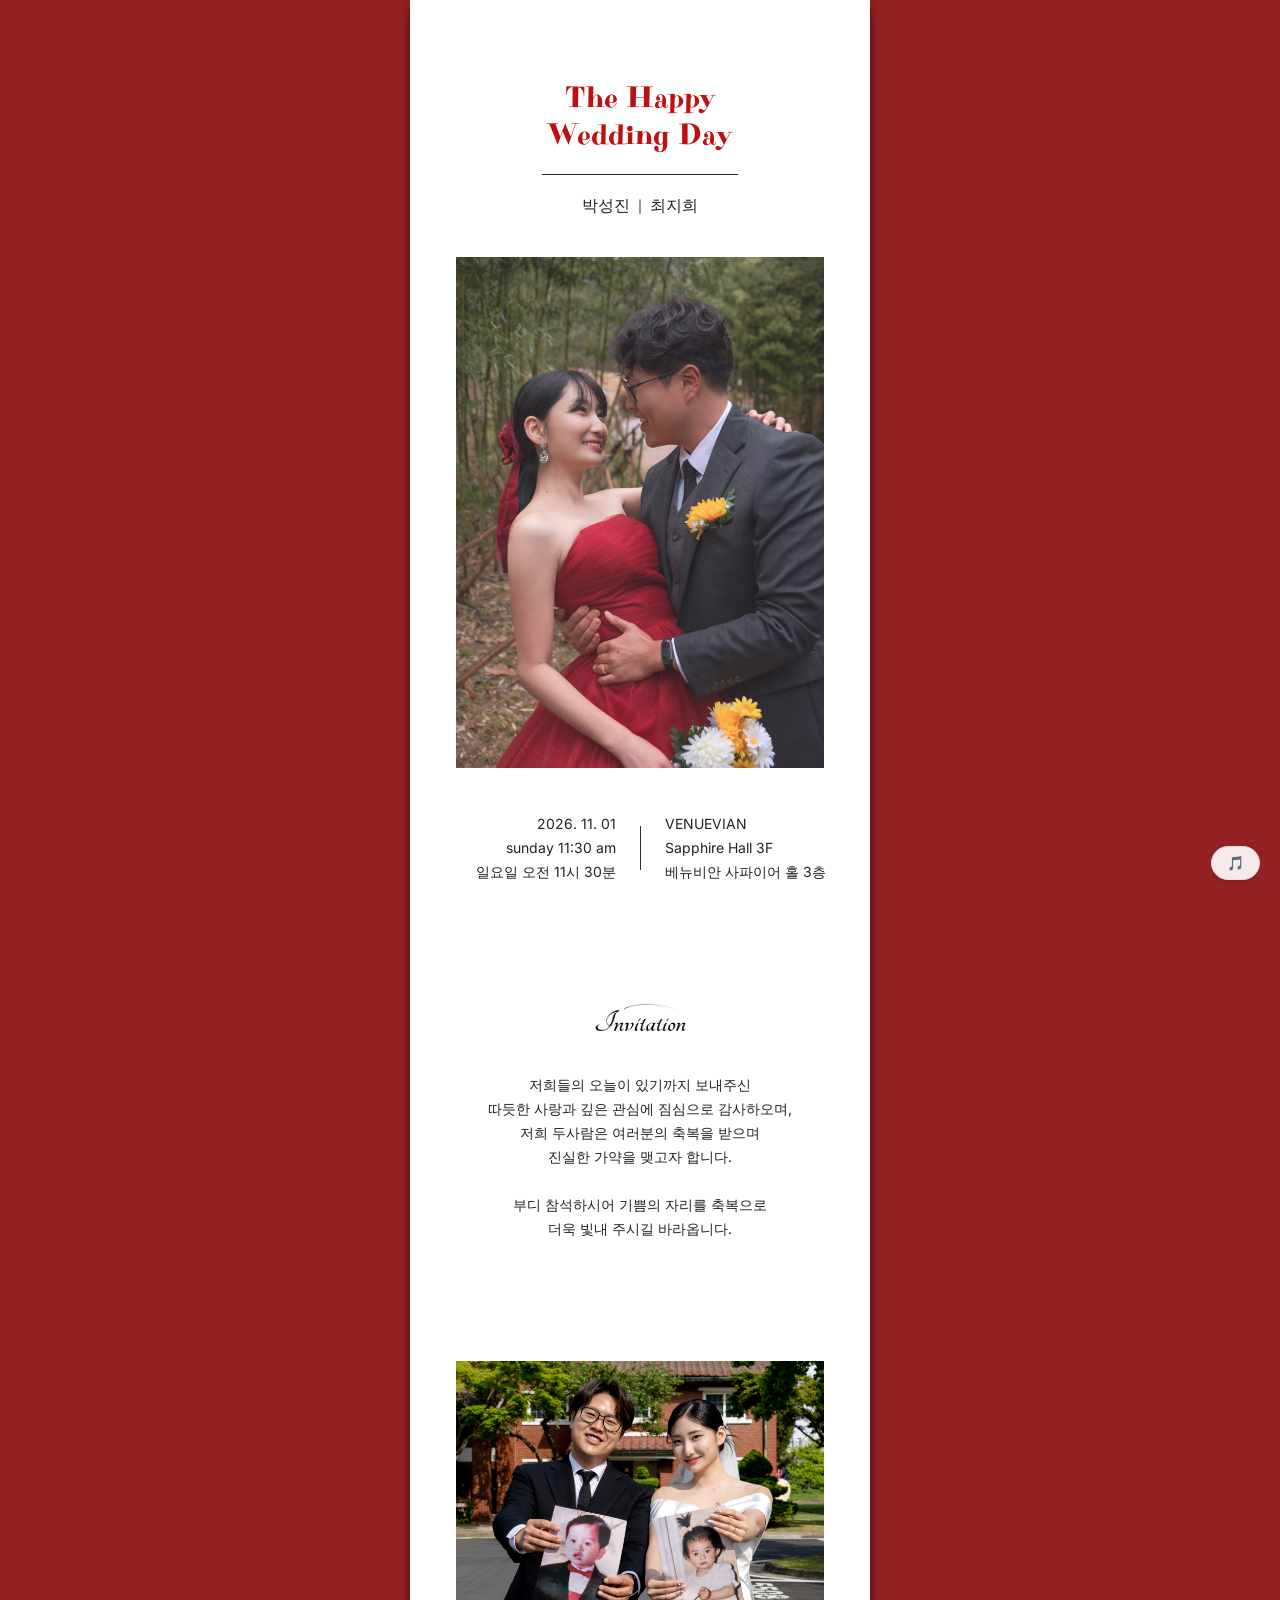
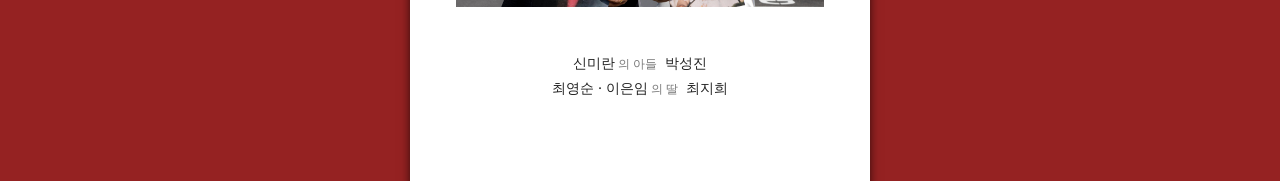
<file: index.html>
<!DOCTYPE html>
<html lang="ko">
<head>
    <meta charset="UTF-8">
    <meta name="viewport" content="width=device-width, initial-scale=1.0">
    <title>성진 ෆ 지희 결혼합니다.</title>

    <meta property="og:type" content="website">
    <meta property="og:title" content="성진 ෆ 지희 결혼합니다.">
    <meta property="og:description" content="26.11.01 일요일 오전 11시 30분">
    <!-- <meta property="og:image" content="https://yourdomain.com/images/wedding-thumb.jpg"> -->
    <meta property="og:url" content="https://ravissiere.github.io/">
    <link href="css.css" rel="stylesheet" />
</head>
<body>
    <div id="main-container">
        <!-- bgm 버튼 -->
        <div id="youtube-player" style="display:none;"></div>

        <button id="bgm-btn" onclick="toggleBGM()">
            <span id="bgm-icon">🎵</span>
        </button>
        <!-- bgm 버튼 -->

        <!-- main-section-->
        <div>
            <div id="main-title">
                <p id="main-h1-en" style="font-size: 30px; padding: 0 6px 20px 6px; border-bottom: solid 1px #222; color: #bb1111;">
                    The Happy<br>Wedding Day
                </p>
                <p id="main-h1-kr" style="font-size: 16px; padding: 20px 0 40px 0;">
                    박성진&nbsp;&nbsp;<span style="font-size: 12px;">|</span>&nbsp;&nbsp;최지희
                </p>
            </div>
            <img class="main-section_img" src="img/main_img_2.jpg" alt="메인 이미지">
            <div id="main-h1-kr" style="display: flex; justify-content: center; margin: 40px 0;">
                <p class="text_basic" style="text-align: right; width: 40%;">
                    2026. 11. 01<br>sunday 11:30 am<br>일요일 오전 11시 30분
                </p>
                <div style="border-right: solid 1px #333; margin: 14px 24px;"></div>
                <p class="text_basic" style="text-align: left; width: 40%;">
                    VENUEVIAN<br>Sapphire Hall 3F<br>베뉴비안 사파이어 홀 3층
                </p>
            </div>
            <img style="margin: 80px 0 30px 0; width: 20%;" src="img/invitation-black.png" alt="초대 텍스트 이미지">
            <p id="main-h1-kr" class="text_basic" style="">
                저희들의 오늘이 있기까지 보내주신<br>
                따듯한 사랑과 깊은 관심에 짐심으로 감사하오며,<br>
                저희 두사람은 여러분의 축복을 받으며<br>
                진실한 가약을 맺고자 합니다.<br>
                <br>
                부디 참석하시어 기쁨의 자리를 축복으로<br>
                더욱 빛내 주시길 바라옵니다.
            </p>
            <img class="main-section_img" style="margin: 120px 0 40px 0;" src="img/img_1.jpg" alt="가로형 이미지">
            <p id="main-h1-kr" class="text_basic" style="">
                신미란<span style="font-size: 12px; color: #777;">&nbsp;의&nbsp;아들</span>&nbsp;&nbsp;박성진<br>
                최영순&nbsp;·&nbsp;이은임<span style="font-size: 12px; color: #777">&nbsp;의&nbsp;딸</span>&nbsp;&nbsp;최지희
            </p>
        </div>
        <!-- main-section-->


        <!-- 오시는길 -->
        <div>
            <!-- * 카카오맵 - 지도퍼가기 -->
            <!-- 1. 지도 노드 -->
            <div id="daumRoughmapContainer1782727480091" class="root_daum_roughmap root_daum_roughmap_landing"></div>

            <!--
                2. 설치 스크립트
                * 지도 퍼가기 서비스를 2개 이상 넣을 경우, 설치 스크립트는 하나만 삽입합니다.
            -->
            <script charset="UTF-8" class="daum_roughmap_loader_script" src="https://ssl.daumcdn.net/dmaps/map_js_init/roughmapLoader.js"></script>

            <!-- 3. 실행 스크립트 -->
            <script charset="UTF-8">
                new daum.roughmap.Lander({
                    "timestamp" : "1782727480091",
                    "key" : "pyjdktvg9sa",
                    "mapWidth" : "460",
                    "mapHeight" : "300"
                }).render();
            </script>
        </div>
        <!-- 오시는길 -->



    </div>
</body>
</html>



<script>
    // 유튜브 API 로드
    var tag = document.createElement('script');
    tag.src = "https://www.youtube.com/iframe_api";
    var firstScriptTag = document.getElementsByTagName('script')[0];
    firstScriptTag.parentNode.insertBefore(tag, firstScriptTag);

    var player;
    var isPlaying = false;

    // 유튜브 플레이어 초기화
    function onYouTubeIframeAPIReady() {
        player = new YT.Player('youtube-player', {
            height: '0',
            width: '0',
            videoId: 'CRVKz7dxMEg', // 예: 유튜브 주소 뒤의 'dQw4w9WgXcQ' 같은 코드 입력
            playerVars: {
                'autoplay': 0,
                'controls': 0,
                'loop': 1,
                'playlist': 'CRVKz7dxMEg' // 반복 재생을 위해 위와 동일한 ID 입력
            }
        });
    }

    // 버튼 클릭 시 실행되는 함수
    function toggleBGM() {
        var btn = document.getElementById('bgm-btn');
        var icon = document.getElementById('bgm-icon');

        if (!isPlaying) {
            // 재생 시작
            player.playVideo();
            icon.innerText = "🔇";
            btn.innerHTML = "<span id='bgm-icon'>🔇</span>";
            btn.classList.add('playing');
            isPlaying = true;
        } else {
            // 일시 정지
            player.pauseVideo();
            icon.innerText = "🎵";
            btn.innerHTML = "<span id='bgm-icon'>🎵</span>";
            btn.classList.remove('playing');
            isPlaying = false;
        }
    }
</script>
</file>
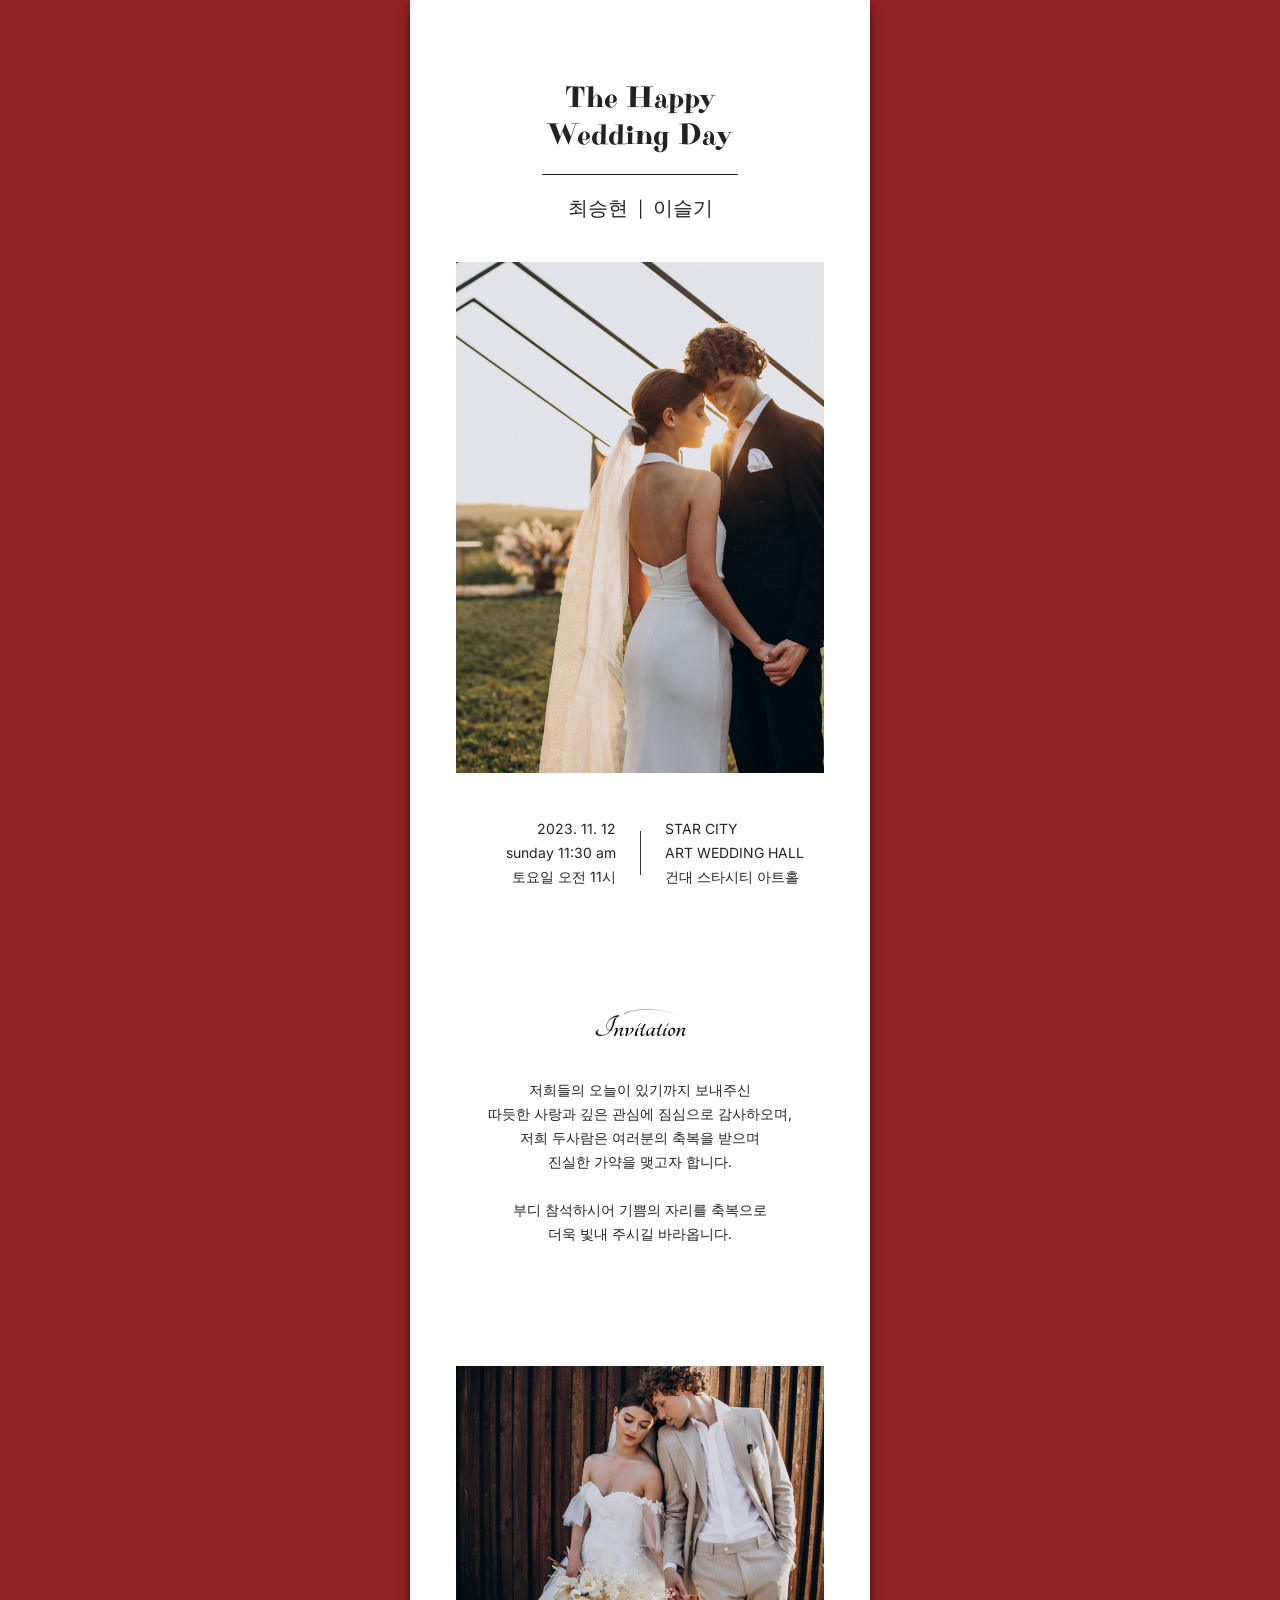
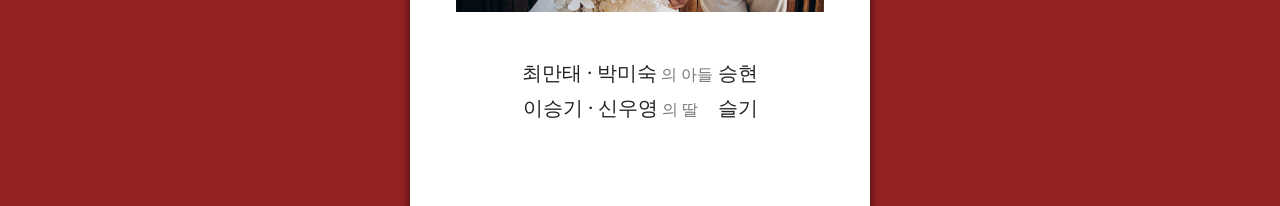
<file: index.html.html>
<!DOCTYPE html>
<link href="css.css" rel="stylesheet" />


    <div id="main-container">
        <!-- main-section-->
        <div>
            <div id="main-title">
                <p id="main-h1-en" style="font-size: 30px; padding: 0 6px 20px 6px; border-bottom: solid 1px #222;">
                    The Happy<br>Wedding Day
                </p>
                <p id="main-h1-kr" style="font-size: 20px; padding: 20px 0 40px 0;">
                    최승현&nbsp;&nbsp;<span style="font-size: 16px;">|</span>&nbsp;&nbsp;이슬기
                </p>
            </div>

            <img class="main-section_img" src="img/main_img.jpg" alt="메인 이미지">

            <div id="main-h1-kr" style="display: flex; justify-content: center; margin: 40px 0;">
                <p class="text_basic" style="text-align: right; width: 40%;">
                    2023.  11. 12<br>sunday 11:30 am<br>토요일 오전 11시
                </p>
                
                <div style="border-right: solid 1px #333; margin: 14px 24px;"></div>

                <p class="text_basic" style="text-align: left; width: 40%;">
                    STAR CITY<br>ART WEDDING HALL<br>건대 스타시티 아트홀
                </p>
            </div>

            <img style="margin: 80px 0 30px 0; width: 20%;" src="img/invitation-black.png" alt="초대 텍스트 이미지">

            <p id="main-h1-kr" class="text_basic" style="">
                저희들의 오늘이 있기까지 보내주신<br>
                따듯한 사랑과 깊은 관심에 짐심으로 감사하오며,<br>
                저희 두사람은 여러분의 축복을 받으며<br>
                진실한 가약을 맺고자 합니다.<br>
                <br>
                부디 참석하시어 기쁨의 자리를 축복으로<br>
                더욱 빛내 주시길 바라옵니다.
            </p>

            <img class="main-section_img" style="margin: 120px 0 40px 0;" src="img/img-1.jpg" alt="가로형 이미지">
            <p id="main-h1-kr" class="text_basic" style="font-size: 20px; line-height: 34px;">
                최만태&nbsp;·&nbsp;박미숙<span style="font-size: 16px; color: #777;">&nbsp;의&nbsp;아들</span>&nbsp;승현<br>
                이승기&nbsp;·&nbsp;신우영<span style="font-size: 16px; color: #777">&nbsp;의&nbsp;딸</span>&nbsp;&nbsp;&nbsp;&nbsp;슬기
            </p>
        </div>
        <!-- main-section-->
        
    </div>
</html>
</file>
<file: css.css>
/* font-PurplePurse */
@import url('https://fonts.googleapis.com/css2?family=Purple+Purse&display=swap');

/* font-inter */
@import url('https://fonts.googleapis.com/css2?family=Inter&family=Purple+Purse&display=swap');

body {
    background-color: #952222;
    margin: 0;
}

p {
    margin: 0;
}

#main-container {
    background-color: #fff;
    max-width: 460px;
    margin: 0 auto;
    text-align: center;
    padding: 80px 0;
    box-shadow: 0 10px 10px rgb(0 0 0 / 50%), 0 3px 6px rgba(0, 0, 0, 0.23);
}

#main-title {
    display: inline-block;
    color: #222;
}

#main-h1-en {
    font-family: 'Purple Purse', serif;
}

#main-h1-kr {
    font-family: 'Inter', sans-serif;
}

.main-section_img {
    width: 80%;
}

.text_basic {
    color: #222;
    font-size: 14px;
    line-height: 24px;
}

/* 카카오맵 */
.wrap_btn_zoom {
    display: none !important;
}

.wrap_controllers {
    display: none !important;
}

.address .phone {
    font-family: 'Inter', sans-serif;
    color: #222;
    font-size: 14px;
    line-height: 24px;
}

#bgm-btn {
    position: fixed;
    bottom: 20px;
    right: 20px;
    z-index: 9999;
    background-color: rgba(255, 255, 255, 0.9);
    border: 1px solid #ddd;
    border-radius: 20px;
    padding: 8px 15px;
    font-size: 14px;
    cursor: pointer;
    box-shadow: 0 2px 5px rgba(0,0,0,0.1);
    transition: all 0.3s;
}

#bgm-btn.playing {
    background-color: #f0f0f0;
    border-color: #bbb;
}
</file>
